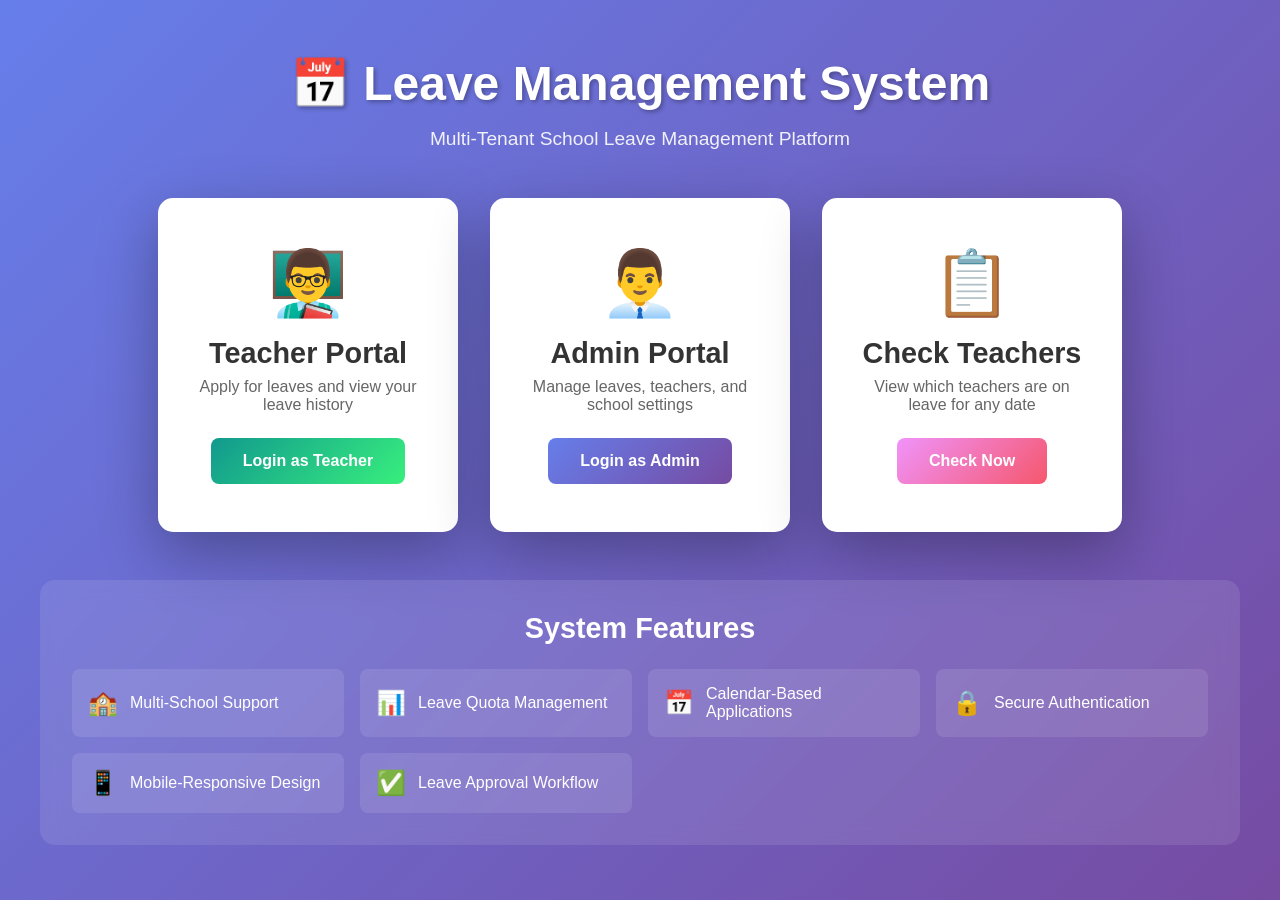
<file: index.html>
<!DOCTYPE html>
<html lang="en">
<head>
    <meta charset="UTF-8">
    <meta name="viewport" content="width=device-width, initial-scale=1.0">
    <title>Leave Management System - Home</title>
    <style>
        * {
            margin: 0;
            padding: 0;
            box-sizing: border-box;
        }

        body {
            font-family: 'Segoe UI', Tahoma, Geneva, Verdana, sans-serif;
            background: linear-gradient(135deg, #667eea 0%, #764ba2 100%);
            min-height: 100vh;
            display: flex;
            justify-content: center;
            align-items: center;
            padding: 20px;
        }

        .container {
            text-align: center;
            color: white;
            max-width: 1200px;
            width: 100%;
        }

        h1 {
            font-size: 3rem;
            margin-bottom: 1rem;
            text-shadow: 2px 2px 4px rgba(0,0,0,0.3);
        }

        .subtitle {
            font-size: 1.2rem;
            margin-bottom: 3rem;
            opacity: 0.9;
        }

        .portal-cards {
            display: flex;
            gap: 2rem;
            justify-content: center;
            flex-wrap: wrap;
            margin-bottom: 3rem;
        }

        .card {
            background: white;
            color: #333;
            padding: 3rem 2rem;
            border-radius: 15px;
            box-shadow: 0 20px 60px rgba(0,0,0,0.3);
            width: 300px;
            transition: transform 0.3s, box-shadow 0.3s;
            text-decoration: none;
            display: flex;
            flex-direction: column;
            align-items: center;
        }

        .card:hover {
            transform: translateY(-10px);
            box-shadow: 0 30px 80px rgba(0,0,0,0.4);
        }

        .card-icon {
            font-size: 4rem;
            margin-bottom: 1rem;
        }

        .card-title {
            font-size: 1.8rem;
            font-weight: bold;
            margin-bottom: 0.5rem;
        }

        .card-description {
            color: #666;
            margin-bottom: 1.5rem;
            text-align: center;
        }

        .card-button {
            background: linear-gradient(135deg, #667eea 0%, #764ba2 100%);
            color: white;
            padding: 0.875rem 2rem;
            border-radius: 8px;
            border: none;
            font-size: 1rem;
            font-weight: 600;
            cursor: pointer;
            transition: transform 0.2s;
            text-decoration: none;
            display: inline-block;
        }

        .card-button:hover {
            transform: scale(1.05);
        }

        .card.user-card .card-button {
            background: linear-gradient(135deg, #11998e 0%, #38ef7d 100%);
        }

        .card.check-card .card-button {
            background: linear-gradient(135deg, #f093fb 0%, #f5576c 100%);
        }

        .register-link {
            margin-top: 1rem;
            font-size: 0.9rem;
            color: #666;
        }

        .register-link a {
            color: #11998e;
            font-weight: 600;
            text-decoration: none;
            transition: color 0.3s;
        }

        .register-link a:hover {
            color: #38ef7d;
            text-decoration: underline;
        }

        .features {
            background: rgba(255, 255, 255, 0.1);
            padding: 2rem;
            border-radius: 15px;
            backdrop-filter: blur(10px);
        }

        .features h2 {
            margin-bottom: 1.5rem;
            font-size: 1.8rem;
        }

        .feature-list {
            display: grid;
            grid-template-columns: repeat(auto-fit, minmax(250px, 1fr));
            gap: 1rem;
            text-align: left;
        }

        .feature-item {
            padding: 1rem;
            background: rgba(255, 255, 255, 0.1);
            border-radius: 8px;
            display: flex;
            align-items: center;
            gap: 0.75rem;
        }

        .feature-icon {
            font-size: 1.5rem;
        }

        @media (max-width: 768px) {
            h1 {
                font-size: 2rem;
            }

            .subtitle {
                font-size: 1rem;
            }

            .portal-cards {
                flex-direction: column;
                align-items: center;
            }

            .card {
                width: 100%;
                max-width: 350px;
            }
        }
    </style>
</head>
<body>
    <div class="container">
        <h1>📅 Leave Management System</h1>
        <p class="subtitle">Multi-Tenant School Leave Management Platform</p>

        <div class="portal-cards">
            <a href="user-login.html" class="card user-card">
                <div class="card-icon">👨‍🏫</div>
                <div class="card-title">Teacher Portal</div>
                <div class="card-description">Apply for leaves and view your leave history</div>
                <button class="card-button">Login as Teacher</button>
            </a>

            <a href="admin-login.html" class="card admin-card">
                <div class="card-icon">👨‍💼</div>
                <div class="card-title">Admin Portal</div>
                <div class="card-description">Manage leaves, teachers, and school settings</div>
                <button class="card-button">Login as Admin</button>
            </a>

            <a href="check-teachers.html" class="card check-card">
                <div class="card-icon">📋</div>
                <div class="card-title">Check Teachers</div>
                <div class="card-description">View which teachers are on leave for any date</div>
                <button class="card-button">Check Now</button>
            </a>
        </div>

        <div class="features">
            <h2>System Features</h2>
            <div class="feature-list">
                <div class="feature-item">
                    <span class="feature-icon">🏫</span>
                    <span>Multi-School Support</span>
                </div>
                <div class="feature-item">
                    <span class="feature-icon">📊</span>
                    <span>Leave Quota Management</span>
                </div>
                <div class="feature-item">
                    <span class="feature-icon">📅</span>
                    <span>Calendar-Based Applications</span>
                </div>
                <div class="feature-item">
                    <span class="feature-icon">🔒</span>
                    <span>Secure Authentication</span>
                </div>
                <div class="feature-item">
                    <span class="feature-icon">📱</span>
                    <span>Mobile-Responsive Design</span>
                </div>
                <div class="feature-item">
                    <span class="feature-icon">✅</span>
                    <span>Leave Approval Workflow</span>
                </div>
            </div>
        </div>
    </div>
</body>
</html>
</file>
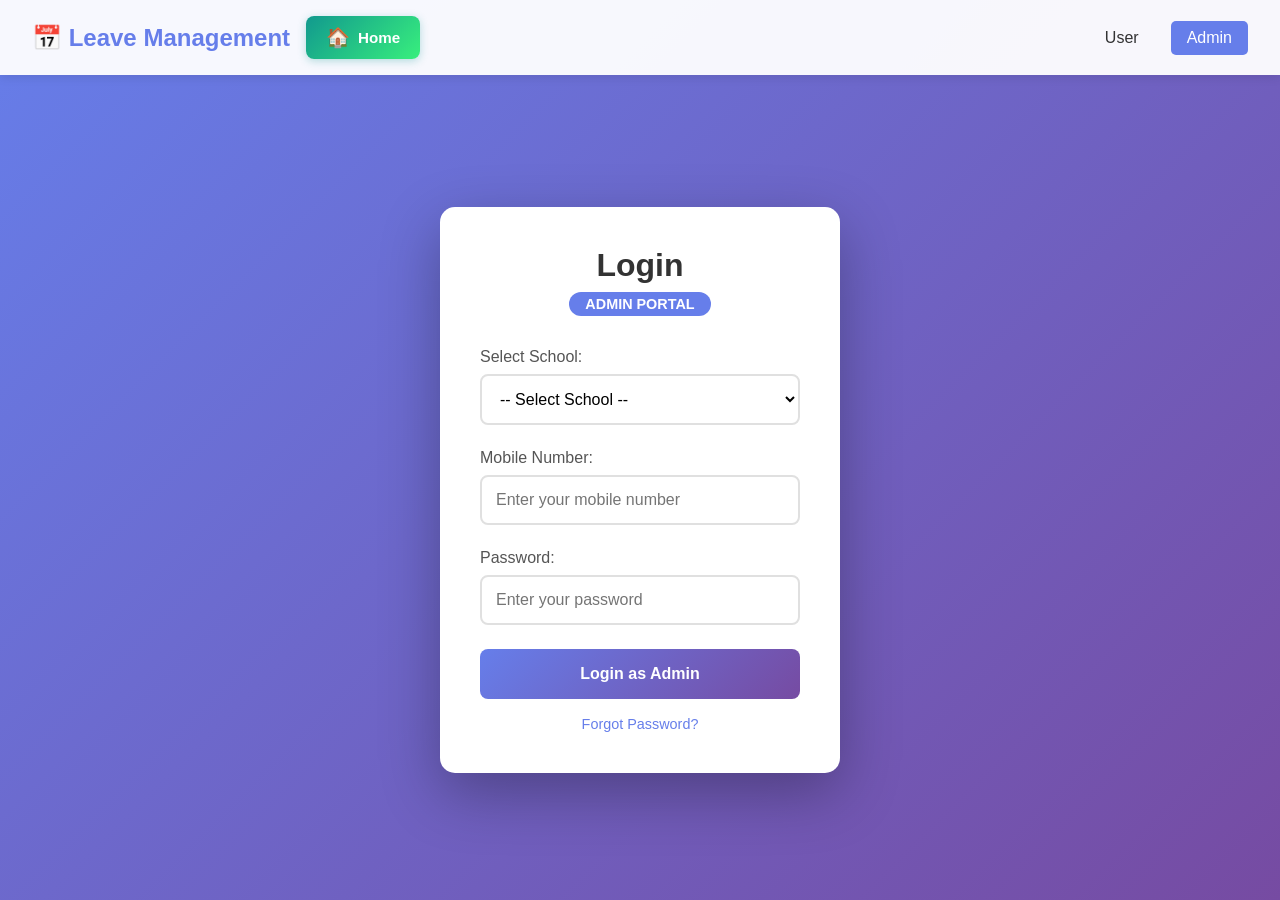
<file: admin-login.html>
<!DOCTYPE html>
<html lang="en">
<head>
    <meta charset="UTF-8">
    <meta name="viewport" content="width=device-width, initial-scale=1.0">
    <title>Admin Login - Leave Management System</title>
    <style>
        * {
            margin: 0;
            padding: 0;
            box-sizing: border-box;
        }

        body {
            font-family: 'Segoe UI', Tahoma, Geneva, Verdana, sans-serif;
            background: linear-gradient(135deg, #667eea 0%, #764ba2 100%);
            min-height: 100vh;
            display: flex;
            justify-content: center;
            align-items: center;
        }

        .header {
            position: fixed;
            top: 0;
            left: 0;
            right: 0;
            background: rgba(255, 255, 255, 0.95);
            padding: 1rem 2rem;
            box-shadow: 0 2px 10px rgba(0,0,0,0.1);
            display: flex;
            justify-content: space-between;
            align-items: center;
            z-index: 1000;
        }

        .header-left {
            display: flex;
            align-items: center;
            gap: 1rem;
        }

        .logo {
            display: flex;
            align-items: center;
            gap: 0.5rem;
            font-size: 1.5rem;
            font-weight: bold;
            color: #667eea;
        }

        /* Home Button */
        .home-btn {
            display: flex;
            align-items: center;
            gap: 0.5rem;
            padding: 0.625rem 1.25rem;
            background: linear-gradient(135deg, #11998e 0%, #38ef7d 100%);
            color: white;
            text-decoration: none;
            border-radius: 8px;
            font-weight: 600;
            font-size: 0.95rem;
            transition: all 0.3s ease;
            box-shadow: 0 2px 8px rgba(17, 153, 142, 0.3);
        }

        .home-btn:hover {
            transform: translateY(-2px);
            box-shadow: 0 4px 12px rgba(17, 153, 142, 0.5);
        }

        .home-btn:active {
            transform: translateY(0);
        }

        .nav-links {
            display: flex;
            gap: 1rem;
        }

        .nav-links a {
            text-decoration: none;
            color: #333;
            padding: 0.5rem 1rem;
            border-radius: 5px;
            transition: background 0.3s;
        }

        .nav-links a:hover {
            background: #f0f0f0;
        }

        .nav-links a.active {
            background: #667eea;
            color: white;
        }

        .login-container {
            background: white;
            padding: 2.5rem;
            border-radius: 15px;
            box-shadow: 0 20px 60px rgba(0, 0, 0, 0.3);
            width: 100%;
            max-width: 400px;
            margin-top: 80px;
        }

        .login-header {
            text-align: center;
            margin-bottom: 2rem;
        }

        .login-header h1 {
            color: #333;
            font-size: 2rem;
            margin-bottom: 0.5rem;
        }

        .login-header .badge {
            display: inline-block;
            background: #667eea;
            color: white;
            padding: 0.25rem 1rem;
            border-radius: 20px;
            font-size: 0.9rem;
            font-weight: 600;
        }

        .form-group {
            margin-bottom: 1.5rem;
        }

        label {
            display: block;
            margin-bottom: 0.5rem;
            color: #555;
            font-weight: 500;
        }

        input {
            width: 100%;
            padding: 0.875rem;
            border: 2px solid #e0e0e0;
            border-radius: 8px;
            font-size: 1rem;
            transition: border-color 0.3s;
        }

        input:focus {
            outline: none;
            border-color: #667eea;
        }

        .btn {
            width: 100%;
            padding: 1rem;
            background: linear-gradient(135deg, #667eea 0%, #764ba2 100%);
            color: white;
            border: none;
            border-radius: 8px;
            font-size: 1rem;
            font-weight: 600;
            cursor: pointer;
            transition: transform 0.2s, box-shadow 0.2s;
        }

        .btn:hover {
            transform: translateY(-2px);
            box-shadow: 0 10px 20px rgba(102, 126, 234, 0.4);
        }

        .btn:active {
            transform: translateY(0);
        }

        .alert {
            padding: 1rem;
            border-radius: 8px;
            margin-bottom: 1rem;
            display: none;
        }

        .alert-error {
            background: #fee;
            color: #c33;
            border: 1px solid #fcc;
        }

        .alert-success {
            background: #efe;
            color: #3c3;
            border: 1px solid #cfc;
        }

        .forgot-password {
            text-align: center;
            margin-top: 1rem;
        }

        .forgot-password a {
            color: #667eea;
            text-decoration: none;
            font-size: 0.9rem;
        }

        .forgot-password a:hover {
            text-decoration: underline;
        }

        .school-selector {
            margin-bottom: 1.5rem;
        }

        select {
            width: 100%;
            padding: 0.875rem;
            border: 2px solid #e0e0e0;
            border-radius: 8px;
            font-size: 1rem;
            background: white;
            cursor: pointer;
            transition: border-color 0.3s;
        }

        select:focus {
            outline: none;
            border-color: #667eea;
        }
    </style>
</head>
<body>
    <div class="header">
        <div class="header-left">
            <div class="logo">
                📅 Leave Management
            </div>
            
            <!-- Home Button -->
            <a href="index.html" class="home-btn">
                <span style="font-size: 1.2rem;">🏠</span>
                <span>Home</span>
            </a>
        </div>
        <div class="nav-links">
            <a href="user-login.html">User</a>
            <a href="admin-login.html" class="active">Admin</a>
        </div>
    </div>

    <div class="login-container">
        <div class="login-header">
            <h1>Login</h1>
            <span class="badge">ADMIN PORTAL</span>
        </div>

        <div id="alert" class="alert"></div>

        <form id="loginForm">
            <div class="school-selector">
                <label for="school">Select School:</label>
                <select id="school" required>
                    <option value="">-- Select School --</option>
                    <option value="1">THE GURUKUL JYOTISAR</option>
                    <option value="2">THE GURUKUL NILOKHERI</option>
                    <option value="3">ARYAKULUM NILOKHERI</option>
                </select>
            </div>

            <div class="form-group">
                <label for="mobile">Mobile Number:</label>
                <input 
                    type="tel" 
                    id="mobile" 
                    placeholder="Enter your mobile number" 
                    pattern="[0-9]{10}"
                    maxlength="10"
                    required
                >
            </div>

            <div class="form-group">
                <label for="password">Password:</label>
                <input 
                    type="password" 
                    id="password" 
                    placeholder="Enter your password" 
                    required
                >
            </div>

            <button type="submit" class="btn">Login as Admin</button>
        </form>

        <div class="forgot-password">
            <a href="forgot-password.html">Forgot Password?</a>
        </div>
    </div>

    <script>
        // ✅ FIXED: Removed /api from base URL
        const API_BASE_URL = 'http://127.0.0.1:8001';

        document.getElementById('loginForm').addEventListener('submit', async (e) => {
            e.preventDefault();

            const mobile = document.getElementById('mobile').value;
            const password = document.getElementById('password').value;
            const alertDiv = document.getElementById('alert');

            // Note: School dropdown is optional - backend searches across all schools

            try {
                const formData = new URLSearchParams();
                formData.append('username', mobile);
                formData.append('password', password);
                // Note: Backend searches across all schools, doesn't need school_id parameter

                console.log('Attempting admin login...');
                console.log('API URL:', `${API_BASE_URL}/admin/login`);
                console.log('Mobile:', mobile);

                const response = await fetch(`${API_BASE_URL}/admin/login`, {
                    method: 'POST',
                    headers: {
                        'Content-Type': 'application/x-www-form-urlencoded',
                    },
                    body: formData,
                    credentials: 'include'
                });

                const data = await response.json();
                console.log('Response:', response.status, data);

                if (response.ok) {
                    // Store token and user info
                    localStorage.setItem('authToken', data.access_token);
                    localStorage.setItem('currentUser', JSON.stringify({
                        id: data.user_id || data.id,
                        name: data.name,
                        school_id: data.school_id,  // From backend response
                        user_type: 'admin',
                        ...data
                    }));

                    showAlert('Login successful! Redirecting...', 'success');
                    
                    setTimeout(() => {
                        window.location.href = 'admin-dashboard.html';
                    }, 1000);
                } else {
                    showAlert(data.detail || 'Login failed. Please check your credentials.', 'error');
                }
            } catch (error) {
                console.error('Login error:', error);
                showAlert('Connection error. Please make sure the server is running on port 8001.', 'error');
            }
        });

        function showAlert(message, type) {
            const alertDiv = document.getElementById('alert');
            alertDiv.textContent = message;
            alertDiv.className = `alert alert-${type}`;
            alertDiv.style.display = 'block';

            if (type === 'success') {
                setTimeout(() => {
                    alertDiv.style.display = 'none';
                }, 3000);
            }
        }
    </script>
</body>
</html>
</file>
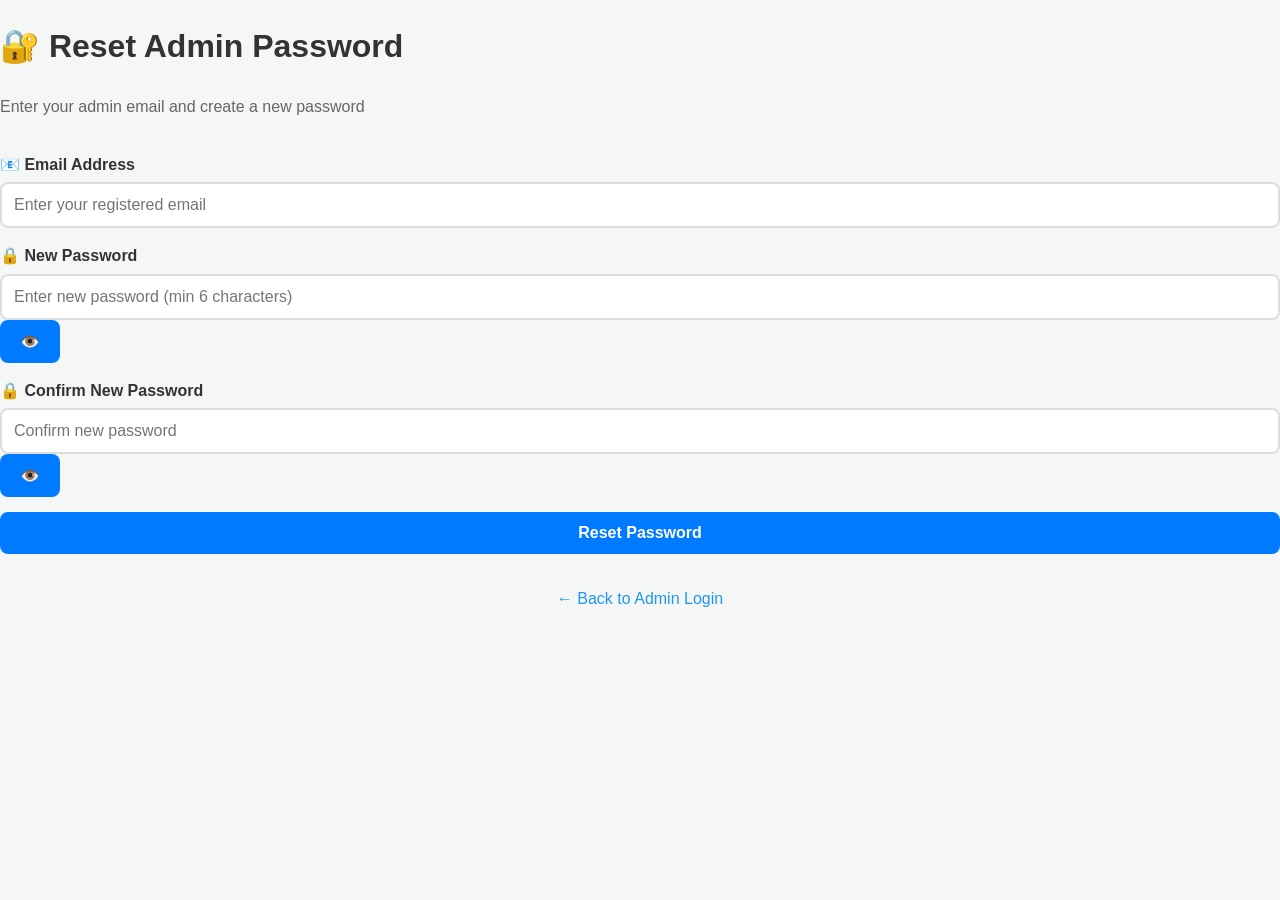
<file: forgot-password-admin.html>
<!DOCTYPE html>
<html lang="en">
<head>
    <meta charset="UTF-8">
    <meta name="viewport" content="width=device-width, initial-scale=1.0">
    <title>Reset Admin Password - Leave Management</title>
    <link rel="stylesheet" href="style.css">
</head>
<body class="login-page">
    <div class="login-container">
        <div class="login-card">
            <h1>🔐 Reset Admin Password</h1>
            <p style="color: #666; margin-bottom: 2rem;">Enter your admin email and create a new password</p>
            
            <form id="forgot-password-form">
                <div class="form-group">
                    <label for="email">📧 Email Address</label>
                    <input 
                        type="email" 
                        id="email" 
                        name="email" 
                        placeholder="Enter your registered email"
                        required
                    >
                </div>
                
                <div class="form-group">
                    <label for="password">🔒 New Password</label>
                    <div class="password-input-wrapper">
                        <input 
                            type="password" 
                            id="password" 
                            name="password" 
                            placeholder="Enter new password (min 6 characters)"
                            minlength="6"
                            required
                        >
                        <button type="button" class="toggle-password" onclick="togglePassword('password')">
                            👁️
                        </button>
                    </div>
                </div>
                
                <div class="form-group">
                    <label for="confirm-password">🔒 Confirm New Password</label>
                    <div class="password-input-wrapper">
                        <input 
                            type="password" 
                            id="confirm-password" 
                            name="confirm-password" 
                            placeholder="Confirm new password"
                            minlength="6"
                            required
                        >
                        <button type="button" class="toggle-password" onclick="togglePassword('confirm-password')">
                            👁️
                        </button>
                    </div>
                </div>
                
                <button type="submit" class="btn btn-primary">Reset Password</button>
                <div id="message" class="message"></div>
            </form>
            
            <div class="login-footer" style="margin-top: 2rem; text-align: center;">
                <a href="admin-login.html" style="color: #2196F3; text-decoration: none;">← Back to Admin Login</a>
            </div>
        </div>
    </div>
    
    <script>
        const API_BASE = 'http://127.0.0.1:8001';
        
        function togglePassword(inputId) {
            const input = document.getElementById(inputId);
            const button = input.nextElementSibling;
            if (input.type === 'password') {
                input.type = 'text';
                button.textContent = '🙈';
            } else {
                input.type = 'password';
                button.textContent = '👁️';
            }
        }
        
        document.getElementById('forgot-password-form').addEventListener('submit', async (e) => {
            e.preventDefault();
            
            const messageDiv = document.getElementById('message');
            const email = document.getElementById('email').value.trim();
            const password = document.getElementById('password').value;
            const confirmPassword = document.getElementById('confirm-password').value;
            const submitButton = e.target.querySelector('button[type="submit"]');
            
            // Clear previous message
            messageDiv.style.display = 'none';
            
            // Validate email format
            const emailRegex = /^[^\s@]+@[^\s@]+\.[^\s@]+$/;
            if (!emailRegex.test(email)) {
                messageDiv.className = 'message error';
                messageDiv.textContent = 'Please enter a valid email address';
                messageDiv.style.display = 'block';
                return;
            }
            
            // Validate passwords match
            if (password !== confirmPassword) {
                messageDiv.className = 'message error';
                messageDiv.textContent = '❌ Passwords do not match!';
                messageDiv.style.display = 'block';
                return;
            }
            
            // Validate password length
            if (password.length < 6) {
                messageDiv.className = 'message error';
                messageDiv.textContent = '❌ Password must be at least 6 characters long';
                messageDiv.style.display = 'block';
                return;
            }
            
            // Disable button during submission
            submitButton.disabled = true;
            submitButton.textContent = 'Resetting...';
            
            try {
                const response = await fetch(`${API_BASE}/admin/forgot-password`, {
                    method: 'POST',
                    headers: {
                        'Content-Type': 'application/json'
                    },
                    body: JSON.stringify({
                        email: email,
                        password: password
                    })
                });
                
                const data = await response.json();
                
                if (response.ok) {
                    messageDiv.className = 'message success';
                    messageDiv.textContent = '✅ ' + (data.message || 'Password reset successful! Redirecting to login...');
                    messageDiv.style.display = 'block';
                    
                    // Clear form
                    document.getElementById('forgot-password-form').reset();
                    
                    // Redirect to admin login after 2 seconds
                    setTimeout(() => {
                        window.location.href = 'admin-login.html';
                    }, 2000);
                    
                } else {
                    messageDiv.className = 'message error';
                    messageDiv.textContent = '❌ ' + (data.detail || 'Password reset failed');
                    messageDiv.style.display = 'block';
                    submitButton.disabled = false;
                    submitButton.textContent = 'Reset Password';
                }
                
            } catch (error) {
                console.error('Error:', error);
                messageDiv.className = 'message error';
                messageDiv.textContent = '❌ Network error. Please check your connection and try again.';
                messageDiv.style.display = 'block';
                submitButton.disabled = false;
                submitButton.textContent = 'Reset Password';
            }
        });
    </script>
</body>
</html>
</file>
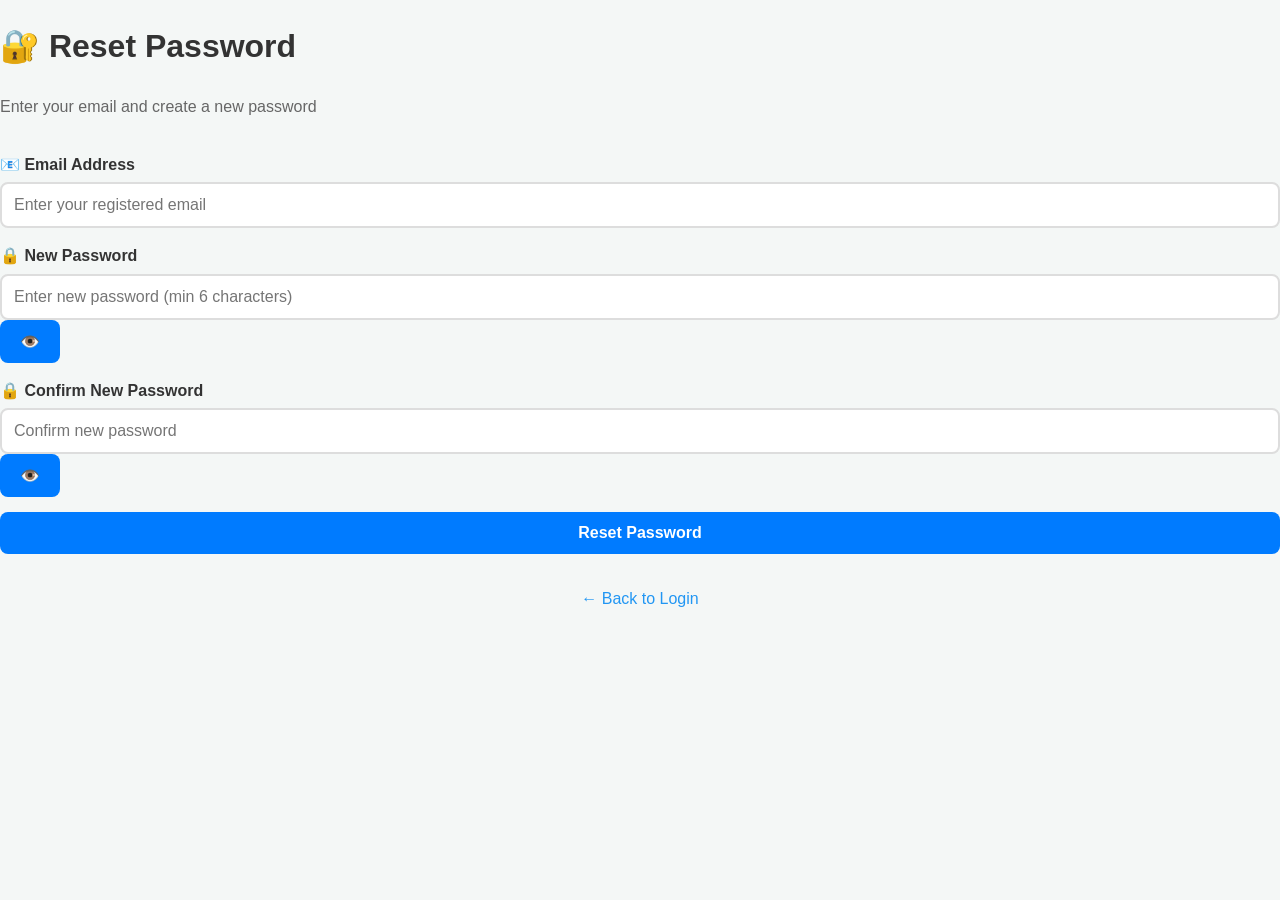
<file: forgot-password.html>
<!DOCTYPE html>
<html lang="en">
<head>
    <meta charset="UTF-8">
    <meta name="viewport" content="width=device-width, initial-scale=1.0">
    <title>Reset Password - Leave Management</title>
    <link rel="stylesheet" href="style.css">
</head>
<body class="login-page">
    <div class="login-container">
        <div class="login-card">
            <h1>🔐 Reset Password</h1>
            <p style="color: #666; margin-bottom: 2rem;">Enter your email and create a new password</p>
            
            <form id="forgot-password-form">
                <div class="form-group">
                    <label for="email">📧 Email Address</label>
                    <input 
                        type="email" 
                        id="email" 
                        name="email" 
                        placeholder="Enter your registered email"
                        required
                    >
                </div>
                
                <div class="form-group">
                    <label for="password">🔒 New Password</label>
                    <div class="password-input-wrapper">
                        <input 
                            type="password" 
                            id="password" 
                            name="password" 
                            placeholder="Enter new password (min 6 characters)"
                            minlength="6"
                            required
                        >
                        <button type="button" class="toggle-password" onclick="togglePassword('password')">
                            👁️
                        </button>
                    </div>
                </div>
                
                <div class="form-group">
                    <label for="confirm-password">🔒 Confirm New Password</label>
                    <div class="password-input-wrapper">
                        <input 
                            type="password" 
                            id="confirm-password" 
                            name="confirm-password" 
                            placeholder="Confirm new password"
                            minlength="6"
                            required
                        >
                        <button type="button" class="toggle-password" onclick="togglePassword('confirm-password')">
                            👁️
                        </button>
                    </div>
                </div>
                
                <button type="submit" class="btn btn-primary">Reset Password</button>
                <div id="message" class="message"></div>
            </form>
            
            <div class="login-footer" style="margin-top: 2rem; text-align: center;">
                <a href="user-login.html" style="color: #2196F3; text-decoration: none;">← Back to Login</a>
            </div>
        </div>
    </div>
    
    <script>
        const API_BASE = 'http://127.0.0.1:8001';
        
        function togglePassword(inputId) {
            const input = document.getElementById(inputId);
            const button = input.nextElementSibling;
            if (input.type === 'password') {
                input.type = 'text';
                button.textContent = '🙈';
            } else {
                input.type = 'password';
                button.textContent = '👁️';
            }
        }
        
        document.getElementById('forgot-password-form').addEventListener('submit', async (e) => {
            e.preventDefault();
            
            const messageDiv = document.getElementById('message');
            const email = document.getElementById('email').value.trim();
            const password = document.getElementById('password').value;
            const confirmPassword = document.getElementById('confirm-password').value;
            const submitButton = e.target.querySelector('button[type="submit"]');
            
            // Clear previous message
            messageDiv.style.display = 'none';
            
            // Validate email format
            const emailRegex = /^[^\s@]+@[^\s@]+\.[^\s@]+$/;
            if (!emailRegex.test(email)) {
                messageDiv.className = 'message error';
                messageDiv.textContent = 'Please enter a valid email address';
                messageDiv.style.display = 'block';
                return;
            }
            
            // Validate passwords match
            if (password !== confirmPassword) {
                messageDiv.className = 'message error';
                messageDiv.textContent = '❌ Passwords do not match!';
                messageDiv.style.display = 'block';
                return;
            }
            
            // Validate password length
            if (password.length < 6) {
                messageDiv.className = 'message error';
                messageDiv.textContent = '❌ Password must be at least 6 characters long';
                messageDiv.style.display = 'block';
                return;
            }
            
            // Disable button during submission
            submitButton.disabled = true;
            submitButton.textContent = 'Resetting...';
            
            try {
                const response = await fetch(`${API_BASE}/user/forgot-password`, {
                    method: 'POST',
                    headers: {
                        'Content-Type': 'application/json'
                    },
                    body: JSON.stringify({
                        email: email,
                        password: password
                    })
                });
                
                const data = await response.json();
                
                if (response.ok) {
                    messageDiv.className = 'message success';
                    messageDiv.textContent = '✅ ' + (data.message || 'Password reset successful! Redirecting to login...');
                    messageDiv.style.display = 'block';
                    
                    // Clear form
                    document.getElementById('forgot-password-form').reset();
                    
                    // Redirect to login after 2 seconds
                    setTimeout(() => {
                        window.location.href = 'user-login.html';
                    }, 2000);
                    
                } else {
                    messageDiv.className = 'message error';
                    messageDiv.textContent = '❌ ' + (data.detail || 'Password reset failed');
                    messageDiv.style.display = 'block';
                    submitButton.disabled = false;
                    submitButton.textContent = 'Reset Password';
                }
                
            } catch (error) {
                console.error('Error:', error);
                messageDiv.className = 'message error';
                messageDiv.textContent = '❌ Network error. Please check your connection and try again.';
                messageDiv.style.display = 'block';
                submitButton.disabled = false;
                submitButton.textContent = 'Reset Password';
            }
        });
    </script>
</body>
</html>
</file>
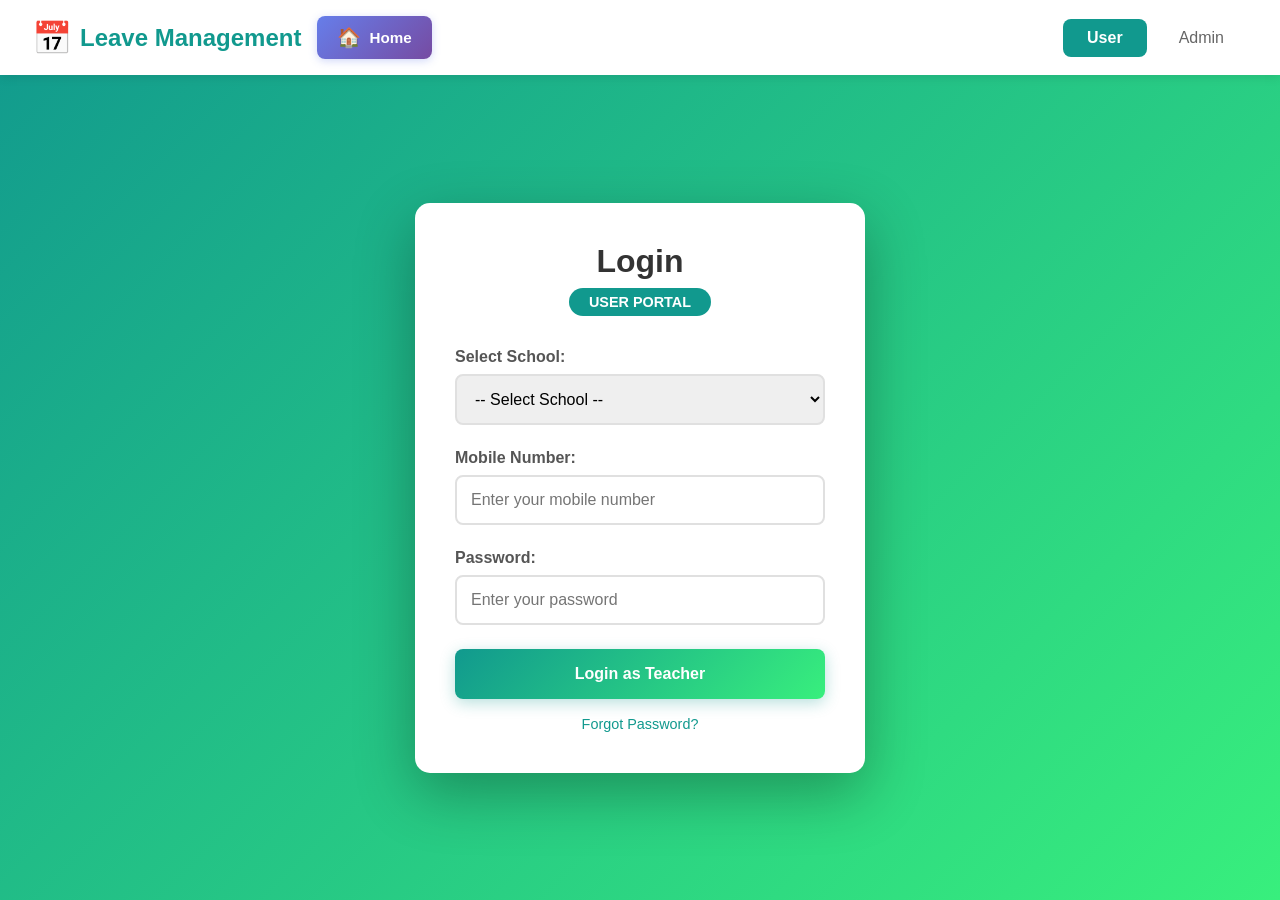
<file: user-login.html>
<!DOCTYPE html>
<html lang="en">
<head>
    <meta charset="UTF-8">
    <meta name="viewport" content="width=device-width, initial-scale=1.0">
    <title>User Login - Leave Management</title>
    <style>
        * {
            margin: 0;
            padding: 0;
            box-sizing: border-box;
        }

        body {
            font-family: 'Segoe UI', Tahoma, Geneva, Verdana, sans-serif;
            background: linear-gradient(135deg, #11998e 0%, #38ef7d 100%);
            min-height: 100vh;
            display: flex;
            flex-direction: column;
        }

        /* ================================================ */
        /* HEADER WITH HOME BUTTON */
        /* ================================================ */
        .header {
            background: white;
            padding: 1rem 2rem;
            box-shadow: 0 2px 10px rgba(0,0,0,0.1);
            display: flex;
            justify-content: space-between;
            align-items: center;
        }

        .header-left {
            display: flex;
            align-items: center;
            gap: 1rem;
        }

        .logo {
            display: flex;
            align-items: center;
            gap: 0.5rem;
            font-size: 1.5rem;
            font-weight: bold;
            color: #11998e;
        }

        .logo-icon {
            font-size: 2rem;
        }

        /* Home Button */
        .home-btn {
            display: flex;
            align-items: center;
            gap: 0.5rem;
            padding: 0.625rem 1.25rem;
            background: linear-gradient(135deg, #667eea 0%, #764ba2 100%);
            color: white;
            text-decoration: none;
            border-radius: 8px;
            font-weight: 600;
            font-size: 0.95rem;
            transition: all 0.3s ease;
            box-shadow: 0 2px 8px rgba(102, 126, 234, 0.3);
        }

        .home-btn:hover {
            transform: translateY(-2px);
            box-shadow: 0 4px 12px rgba(102, 126, 234, 0.5);
        }

        .home-btn:active {
            transform: translateY(0);
        }

        .home-icon {
            font-size: 1.2rem;
        }

        .nav-tabs {
            display: flex;
            gap: 0.5rem;
        }

        .nav-tab {
            padding: 0.625rem 1.5rem;
            background: transparent;
            border: none;
            color: #666;
            font-size: 1rem;
            font-weight: 500;
            cursor: pointer;
            border-radius: 8px;
            transition: all 0.3s;
            text-decoration: none;
            display: inline-block;
        }

        .nav-tab:hover {
            background: #f0f0f0;
            color: #11998e;
        }

        .nav-tab.active {
            background: #11998e;
            color: white;
            font-weight: 600;
        }

        /* ================================================ */
        /* LOGIN CONTAINER */
        /* ================================================ */
        .main-container {
            flex: 1;
            display: flex;
            justify-content: center;
            align-items: center;
            padding: 2rem;
        }

        .login-card {
            background: white;
            padding: 2.5rem;
            border-radius: 15px;
            box-shadow: 0 20px 60px rgba(0, 0, 0, 0.3);
            width: 100%;
            max-width: 450px;
        }

        .login-header {
            text-align: center;
            margin-bottom: 2rem;
        }

        .login-header h1 {
            font-size: 2rem;
            color: #333;
            margin-bottom: 0.5rem;
        }

        .badge {
            display: inline-block;
            background: #11998e;
            color: white;
            padding: 0.375rem 1.25rem;
            border-radius: 20px;
            font-size: 0.9rem;
            font-weight: 600;
            text-transform: uppercase;
        }

        /* ================================================ */
        /* FORM STYLING */
        /* ================================================ */
        .form-group {
            margin-bottom: 1.5rem;
        }

        .form-group label {
            display: block;
            margin-bottom: 0.5rem;
            color: #555;
            font-weight: 600;
        }

        .form-group select,
        .form-group input {
            width: 100%;
            padding: 0.875rem;
            border: 2px solid #e0e0e0;
            border-radius: 8px;
            font-size: 1rem;
            transition: border-color 0.3s;
            font-family: inherit;
        }

        .form-group select:focus,
        .form-group input:focus {
            outline: none;
            border-color: #11998e;
            box-shadow: 0 0 0 3px rgba(17, 153, 142, 0.1);
        }

        .btn {
            width: 100%;
            padding: 1rem;
            background: linear-gradient(135deg, #11998e 0%, #38ef7d 100%);
            color: white;
            border: none;
            border-radius: 8px;
            font-size: 1rem;
            font-weight: 600;
            cursor: pointer;
            transition: all 0.3s;
            box-shadow: 0 4px 15px rgba(17, 153, 142, 0.3);
        }

        .btn:hover {
            transform: translateY(-2px);
            box-shadow: 0 6px 20px rgba(17, 153, 142, 0.4);
        }

        .btn:active {
            transform: translateY(0);
        }

        .message {
            padding: 1rem;
            border-radius: 8px;
            margin-bottom: 1rem;
            display: none;
        }

        .message.error {
            background: #ffebee;
            color: #c62828;
            border-left: 4px solid #f44336;
        }

        .message.success {
            background: #e8f5e9;
            color: #2e7d32;
            border-left: 4px solid #4caf50;
        }

        .forgot-password {
            text-align: center;
            margin-top: 1rem;
        }

        .forgot-password a {
            color: #11998e;
            text-decoration: none;
            font-size: 0.9rem;
            font-weight: 500;
        }

        .forgot-password a:hover {
            text-decoration: underline;
        }

        /* ================================================ */
        /* RESPONSIVE */
        /* ================================================ */
        @media (max-width: 768px) {
            .header {
                flex-direction: column;
                gap: 1rem;
                padding: 1rem;
            }

            .header-left {
                width: 100%;
                justify-content: space-between;
            }

            .nav-tabs {
                width: 100%;
                justify-content: center;
            }

            .login-card {
                padding: 2rem;
            }

            .login-header h1 {
                font-size: 1.75rem;
            }
        }
    </style>
</head>
<body>
    <!-- Header with Home Button -->
    <div class="header">
        <div class="header-left">
            <div class="logo">
                <span class="logo-icon">📅</span>
                <span>Leave Management</span>
            </div>
            
            <!-- Home Button -->
            <a href="index.html" class="home-btn">
                <span class="home-icon">🏠</span>
                <span>Home</span>
            </a>
        </div>

        <div class="nav-tabs">
            <a href="user-login.html" class="nav-tab active">User</a>
            <a href="admin-login.html" class="nav-tab">Admin</a>
        </div>
    </div>

    <!-- Main Content -->
    <div class="main-container">
        <div class="login-card">
            <div class="login-header">
                <h1>Login</h1>
                <span class="badge">USER PORTAL</span>
            </div>

            <div id="message" class="message"></div>

            <form id="login-form">
                <div class="form-group">
                    <label for="school">Select School:</label>
                    <select id="school" required>
                        <option value="">-- Select School --</option>
                        <option value="1">THE GURUKUL JYOTISAR</option>
                        <option value="2">THE GURUKUL NILOKHERI</option>
                        <option value="3">ARYAKULUM NILOKHERI</option>
                    </select>
                </div>

                <div class="form-group">
                    <label for="mobile">Mobile Number:</label>
                    <input 
                        type="tel" 
                        id="mobile" 
                        placeholder="Enter your mobile number"
                        pattern="[6-9][0-9]{9}"
                        maxlength="10"
                        required
                    >
                </div>

                <div class="form-group">
                    <label for="password">Password:</label>
                    <input 
                        type="password" 
                        id="password" 
                        placeholder="Enter your password"
                        required
                    >
                </div>

                <button type="submit" class="btn">Login as Teacher</button>
            </form>

            <div class="forgot-password">
                <a href="forgot-password.html">Forgot Password?</a>
            </div>
        </div>
    </div>

    <script>
        const API_BASE = 'http://127.0.0.1:8001';

        document.getElementById('login-form').addEventListener('submit', async (e) => {
            e.preventDefault();

            const mobile = document.getElementById('mobile').value;
            const password = document.getElementById('password').value;
            const schoolId = document.getElementById('school').value;
            const messageDiv = document.getElementById('message');

            if (!schoolId) {
                showMessage('Please select a school', 'error');
                return;
            }

            try {
                const formData = new URLSearchParams();
                formData.append('username', mobile);
                formData.append('password', password);
                formData.append('school_id', schoolId);

                console.log('Attempting login...');
                const response = await fetch(`${API_BASE}/user/login`, {
                    method: 'POST',
                    headers: {
                        'Content-Type': 'application/x-www-form-urlencoded',
                    },
                    body: formData,
                    credentials: 'include'
                });

                const data = await response.json();
                console.log('Response:', response.status, data);

                if (response.ok) {
                    // Store token and user info
                    localStorage.setItem('authToken', data.access_token);
                    localStorage.setItem('currentUser', JSON.stringify({
                        id: data.user_id || data.id,
                        name: data.name,
                        school_id: data.school_id,
                        user_type: 'user',
                        ...data
                    }));

                    showMessage('Login successful! Redirecting...', 'success');
                    
                    setTimeout(() => {
                        window.location.href = 'user-dashboard.html';
                    }, 1000);
                } else {
                    showMessage(data.detail || 'Login failed. Please check your credentials.', 'error');
                }
            } catch (error) {
                console.error('Login error:', error);
                showMessage('Connection error. Please make sure the server is running.', 'error');
            }
        });

        function showMessage(text, type) {
            const messageDiv = document.getElementById('message');
            messageDiv.textContent = text;
            messageDiv.className = `message ${type}`;
            messageDiv.style.display = 'block';

            if (type === 'success') {
                setTimeout(() => {
                    messageDiv.style.display = 'none';
                }, 3000);
            }
        }
    </script>
</body>
</html>
</file>
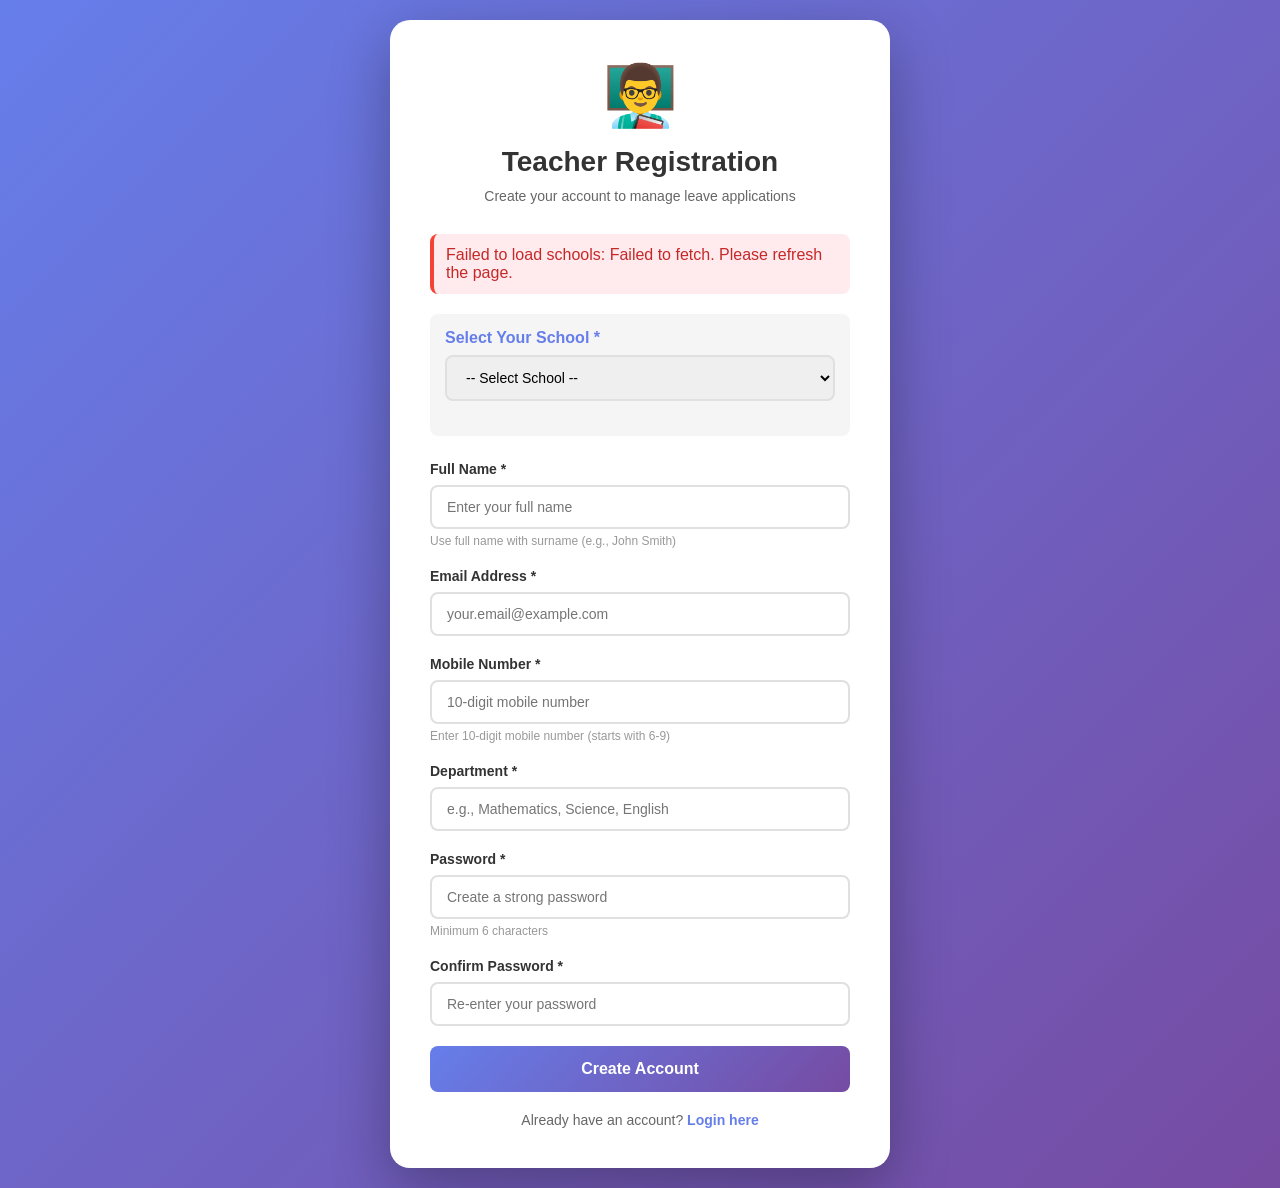
<file: user-registration.html>
<!DOCTYPE html>
<html lang="en">
<head>
    <meta charset="UTF-8">
    <meta name="viewport" content="width=device-width, initial-scale=1.0">
    <title>User Registration - Leave Management System</title>
    <style>
        * {
            margin: 0;
            padding: 0;
            box-sizing: border-box;
        }

        body {
            font-family: 'Segoe UI', Tahoma, Geneva, Verdana, sans-serif;
            background: linear-gradient(135deg, #667eea 0%, #764ba2 100%);
            min-height: 100vh;
            display: flex;
            align-items: center;
            justify-content: center;
            padding: 20px;
        }

        .container {
            background: white;
            border-radius: 20px;
            box-shadow: 0 20px 60px rgba(0, 0, 0, 0.3);
            width: 100%;
            max-width: 500px;
            padding: 40px;
        }

        .header {
            text-align: center;
            margin-bottom: 30px;
        }

        .header .icon {
            font-size: 60px;
            margin-bottom: 15px;
        }

        .header h1 {
            color: #333;
            font-size: 28px;
            margin-bottom: 10px;
            font-weight: 700;
        }

        .header p {
            color: #666;
            font-size: 14px;
        }

        .form-group {
            margin-bottom: 20px;
        }

        label {
            display: block;
            color: #333;
            font-weight: 600;
            margin-bottom: 8px;
            font-size: 14px;
        }

        input, select {
            width: 100%;
            padding: 12px 15px;
            border: 2px solid #e0e0e0;
            border-radius: 8px;
            font-size: 14px;
            transition: border-color 0.3s;
        }

        input:focus, select:focus {
            outline: none;
            border-color: #667eea;
        }

        input.error, select.error {
            border-color: #f44336;
        }

        .error-message {
            color: #f44336;
            font-size: 12px;
            margin-top: 5px;
            display: none;
        }

        .error-message.show {
            display: block;
        }

        .btn {
            width: 100%;
            padding: 14px;
            background: linear-gradient(135deg, #667eea 0%, #764ba2 100%);
            color: white;
            border: none;
            border-radius: 8px;
            font-size: 16px;
            font-weight: 600;
            cursor: pointer;
            transition: transform 0.2s;
        }

        .btn:hover {
            transform: translateY(-2px);
        }

        .btn:disabled {
            opacity: 0.6;
            cursor: not-allowed;
            transform: none;
        }

        .message {
            padding: 12px;
            border-radius: 8px;
            margin-bottom: 20px;
            display: none;
        }

        .message.success {
            background: #e8f5e9;
            color: #2e7d32;
            border-left: 4px solid #4caf50;
        }

        .message.error {
            background: #ffebee;
            color: #c62828;
            border-left: 4px solid #f44336;
        }

        .message.show {
            display: block;
        }

        .login-link {
            text-align: center;
            margin-top: 20px;
            color: #666;
            font-size: 14px;
        }

        .login-link a {
            color: #667eea;
            text-decoration: none;
            font-weight: 600;
        }

        .login-link a:hover {
            text-decoration: underline;
        }

        .helper-text {
            font-size: 12px;
            color: #999;
            margin-top: 5px;
        }

        .school-selector {
            margin-bottom: 25px;
            padding: 15px;
            background: #f5f5f5;
            border-radius: 8px;
        }

        .school-selector label {
            color: #667eea;
            font-size: 16px;
        }
    </style>
</head>
<body>
    <div class="container">
        <div class="header">
            <div class="icon">👨‍🏫</div>
            <h1>Teacher Registration</h1>
            <p>Create your account to manage leave applications</p>
        </div>

        <div id="status-message" class="message"></div>

        <form id="registration-form">
            <!-- School Selection -->
            <div class="school-selector">
                <div class="form-group">
                    <label for="school_id">Select Your School *</label>
                    <select id="school_id" name="school_id" required>
                        <option value="">-- Select School --</option>
                        <!-- Will be populated dynamically -->
                    </select>
                    <div class="error-message" id="school_id-error"></div>
                </div>
            </div>

            <!-- Personal Information -->
            <div class="form-group">
                <label for="name">Full Name *</label>
                <input 
                    type="text" 
                    id="name" 
                    name="name" 
                    placeholder="Enter your full name"
                    required
                    minlength="3"
                >
                <div class="helper-text">Use full name with surname (e.g., John Smith)</div>
                <div class="error-message" id="name-error"></div>
            </div>

            <div class="form-group">
                <label for="email">Email Address *</label>
                <input 
                    type="email" 
                    id="email" 
                    name="email" 
                    placeholder="your.email@example.com"
                    required
                >
                <div class="error-message" id="email-error"></div>
            </div>

            <div class="form-group">
                <label for="mobile">Mobile Number *</label>
                <input 
                    type="tel" 
                    id="mobile" 
                    name="mobile" 
                    placeholder="10-digit mobile number"
                    required
                    pattern="[6-9][0-9]{9}"
                    maxlength="10"
                >
                <div class="helper-text">Enter 10-digit mobile number (starts with 6-9)</div>
                <div class="error-message" id="mobile-error"></div>
            </div>

            <div class="form-group">
                <label for="department">Department *</label>
                <input 
                    type="text" 
                    id="department" 
                    name="department" 
                    placeholder="e.g., Mathematics, Science, English"
                    required
                >
                <div class="error-message" id="department-error"></div>
            </div>

            <div class="form-group">
                <label for="password">Password *</label>
                <input 
                    type="password" 
                    id="password" 
                    name="password" 
                    placeholder="Create a strong password"
                    required
                    minlength="6"
                >
                <div class="helper-text">Minimum 6 characters</div>
                <div class="error-message" id="password-error"></div>
            </div>

            <div class="form-group">
                <label for="confirm-password">Confirm Password *</label>
                <input 
                    type="password" 
                    id="confirm-password" 
                    name="confirm-password" 
                    placeholder="Re-enter your password"
                    required
                    minlength="6"
                >
                <div class="error-message" id="confirm-password-error"></div>
            </div>

            <button type="submit" class="btn" id="submit-btn">
                Create Account
            </button>
        </form>

        <div class="login-link">
            Already have an account? <a href="index.html">Login here</a>
        </div>
    </div>

    <script>
        const API_BASE = 'http://127.0.0.1:8001';

        // Load schools on page load
        document.addEventListener('DOMContentLoaded', () => {
            loadSchools();
            setupFormValidation();
        });

        // Load schools list
        async function loadSchools() {
            try {
                console.log('📡 Fetching schools from:', `${API_BASE}/api/schools`);
                
                const response = await fetch(`${API_BASE}/api/schools`);
                
                if (!response.ok) {
                    throw new Error(`HTTP error! status: ${response.status}`);
                }
                
                const data = await response.json();
                console.log('📦 Raw response:', data);
                
                // Extract schools array from response
                let schools = data.schools || data;
                
                // Ensure schools is an array
                if (!Array.isArray(schools)) {
                    console.error('❌ Schools is not an array:', schools);
                    throw new Error('Invalid response format - expected array');
                }

                const schoolSelect = document.getElementById('school_id');
                schoolSelect.innerHTML = '<option value="">-- Select School --</option>';

                let activeSchoolsCount = 0;
                schools.forEach(school => {
                    // All schools from API are active (already filtered by backend)
                    const option = document.createElement('option');
                    option.value = school.school_id;
                    option.textContent = school.school_name;
                    option.dataset.schoolName = school.school_name;
                    schoolSelect.appendChild(option);
                    activeSchoolsCount++;
                });

                console.log(`✅ Schools loaded: ${activeSchoolsCount} schools`);
                
                if (activeSchoolsCount === 0) {
                    showMessage('No active schools found. Please contact administrator.', 'error');
                }
            } catch (error) {
                console.error('❌ Error loading schools:', error);
                showMessage(`Failed to load schools: ${error.message}. Please refresh the page.`, 'error');
                
                // Add manual school entry option as fallback
                const schoolSelect = document.getElementById('school_id');
                schoolSelect.innerHTML = `
                    <option value="">-- Select School --</option>
                    <option value="1">THE GURUKUL JYOTISAR</option>
                    <option value="2">THE GURUKUL NILOKHERI</option>
                    <option value="3">ARYAKULUM NILOKHERI</option>
                `;
            }
        }

        // Setup form validation
        function setupFormValidation() {
            const form = document.getElementById('registration-form');
            
            form.addEventListener('submit', async (e) => {
                e.preventDefault();
                
                // Clear previous errors
                clearErrors();
                
                // Validate
                if (!validateForm()) {
                    return;
                }
                
                await handleRegistration();
            });

            // Real-time validation
            document.getElementById('mobile').addEventListener('input', (e) => {
                e.target.value = e.target.value.replace(/\D/g, '').slice(0, 10);
            });

            document.getElementById('confirm-password').addEventListener('input', validatePasswordMatch);
        }

        // Validate form
        function validateForm() {
            let isValid = true;

            // Name
            const name = document.getElementById('name').value.trim();
            if (name.length < 3) {
                showError('name', 'Name must be at least 3 characters');
                isValid = false;
            }

            // Email
            const email = document.getElementById('email').value.trim();
            if (!/^[^\s@]+@[^\s@]+\.[^\s@]+$/.test(email)) {
                showError('email', 'Please enter a valid email address');
                isValid = false;
            }

            // Mobile
            const mobile = document.getElementById('mobile').value;
            if (!/^[6-9][0-9]{9}$/.test(mobile)) {
                showError('mobile', 'Mobile must be 10 digits starting with 6-9');
                isValid = false;
            }

            // Department
            const department = document.getElementById('department').value.trim();
            if (department.length < 2) {
                showError('department', 'Please enter your department');
                isValid = false;
            }

            // Password
            const password = document.getElementById('password').value;
            if (password.length < 6) {
                showError('password', 'Password must be at least 6 characters');
                isValid = false;
            }

            // Confirm password
            const confirmPassword = document.getElementById('confirm-password').value;
            if (password !== confirmPassword) {
                showError('confirm-password', 'Passwords do not match');
                isValid = false;
            }

            // School
            const schoolId = document.getElementById('school_id').value;
            if (!schoolId) {
                showError('school_id', 'Please select your school');
                isValid = false;
            }

            return isValid;
        }

        // Validate password match
        function validatePasswordMatch() {
            const password = document.getElementById('password').value;
            const confirmPassword = document.getElementById('confirm-password').value;
            
            if (confirmPassword && password !== confirmPassword) {
                showError('confirm-password', 'Passwords do not match');
            } else {
                clearError('confirm-password');
            }
        }

        // Handle registration
        async function handleRegistration() {
            const submitBtn = document.getElementById('submit-btn');
            submitBtn.disabled = true;
            submitBtn.textContent = 'Creating Account...';

            try {
                const schoolSelect = document.getElementById('school_id');
                const selectedOption = schoolSelect.options[schoolSelect.selectedIndex];

                const userData = {
                    name: document.getElementById('name').value.trim(),
                    email: document.getElementById('email').value.trim(),
                    mobile: document.getElementById('mobile').value,
                    department: document.getElementById('department').value.trim(),
                    password: document.getElementById('password').value,
                    school_id: schoolSelect.value,
                    school_name: selectedOption.dataset.schoolName
                };

                console.log('📤 Sending registration request:', { ...userData, password: '***' });

                const response = await fetch(`${API_BASE}/user/register`, {
                    method: 'POST',
                    headers: {
                        'Content-Type': 'application/json'
                    },
                    body: JSON.stringify(userData)
                });

                const data = await response.json();

                if (response.ok) {
                    console.log('✅ Registration successful:', data);
                    showMessage('Account created successfully! Redirecting to login...', 'success');
                    
                    // Reset form
                    document.getElementById('registration-form').reset();
                    
                    // Redirect to login after 2 seconds
                    setTimeout(() => {
                        window.location.href = 'index.html';
                    }, 2000);
                } else {
                    console.error('❌ Registration failed:', data);
                    showMessage(data.detail || 'Registration failed. Please try again.', 'error');
                }
            } catch (error) {
                console.error('❌ Error during registration:', error);
                showMessage('An error occurred. Please try again.', 'error');
            } finally {
                submitBtn.disabled = false;
                submitBtn.textContent = 'Create Account';
            }
        }

        // Show error
        function showError(fieldId, message) {
            const field = document.getElementById(fieldId);
            const errorDiv = document.getElementById(`${fieldId}-error`);
            
            field.classList.add('error');
            errorDiv.textContent = message;
            errorDiv.classList.add('show');
        }

        // Clear error
        function clearError(fieldId) {
            const field = document.getElementById(fieldId);
            const errorDiv = document.getElementById(`${fieldId}-error`);
            
            field.classList.remove('error');
            errorDiv.textContent = '';
            errorDiv.classList.remove('show');
        }

        // Clear all errors
        function clearErrors() {
            document.querySelectorAll('.error').forEach(el => el.classList.remove('error'));
            document.querySelectorAll('.error-message').forEach(el => {
                el.textContent = '';
                el.classList.remove('show');
            });
        }

        // Show message
        function showMessage(message, type) {
            const messageDiv = document.getElementById('status-message');
            messageDiv.textContent = message;
            messageDiv.className = `message ${type} show`;
            
            // Scroll to top to see message
            window.scrollTo({ top: 0, behavior: 'smooth' });
            
            // Hide after 5 seconds for error messages
            if (type === 'error') {
                setTimeout(() => {
                    messageDiv.classList.remove('show');
                }, 5000);
            }
        }
    </script>
</body>
</html>
</file>
<file: style.css>
/* ============================================
   LEAVE MANAGEMENT SYSTEM - ENHANCED STYLES
   ============================================ */

/* ============================================
   CSS VARIABLES
   ============================================ */
:root {
    /* Primary Colors */
    --primary-color: #007bff;
    --primary-hover: #0056b3;
    --primary-light: #e7f1ff;
    
    /* Secondary Colors */
    --secondary-color: #6c757d;
    --secondary-hover: #5a6268;
    
    /* Status Colors */
    --success-color: #28a745;
    --success-light: #d4edda;
    --error-color: #dc3545;
    --error-light: #f8d7da;
    --warning-color: #ffc107;
    --warning-light: #fff3cd;
    --info-color: #17a2b8;
    --info-light: #d1ecf1;
    
    /* Background Colors */
    --card-bg: #ffffff;
    --page-bg: #f4f7f6;
    --hover-bg: #f8f9fa;
    
    /* Text Colors */
    --text-color: #333;
    --text-muted: #6c757d;
    --text-light: #999;
    
    /* Border Colors */
    --border-color: #ddd;
    --border-light: #e9ecef;
    
    /* Shadow */
    --shadow-sm: 0 2px 4px rgba(0,0,0,0.05);
    --shadow-md: 0 4px 12px rgba(0,0,0,0.1);
    --shadow-lg: 0 8px 20px rgba(0,0,0,0.15);
    
    /* Transitions */
    --transition-fast: 0.2s ease;
    --transition-normal: 0.3s ease;
}

/* ============================================
   BASIC SETUP
   ============================================ */
* {
    box-sizing: border-box;
}

body {
    font-family: -apple-system, BlinkMacSystemFont, "Segoe UI", Roboto, "Helvetica Neue", Arial, sans-serif;
    background-color: var(--page-bg);
    margin: 0;
    padding: 0;
    color: var(--text-color);
    line-height: 1.6;
}

main {
    padding: 20px;
    max-width: 1200px;
    margin: 20px auto;
}

/* ============================================
   HEADER AND NAVIGATION
   ============================================ */
header {
    background-color: var(--card-bg);
    border-bottom: 2px solid var(--border-light);
    padding: 0 20px;
    box-shadow: var(--shadow-sm);
    position: sticky;
    top: 0;
    z-index: 1000;
}

nav {
    display: flex;
    justify-content: space-between;
    align-items: center;
    max-width: 1200px;
    margin: 0 auto;
}

nav h1 {
    color: var(--primary-color);
    margin: 15px 0;
    font-size: 1.5em;
    cursor: pointer;
    transition: color var(--transition-fast);
}

nav h1:hover {
    color: var(--primary-hover);
}

.nav-links {
    display: flex;
    gap: 10px;
    align-items: center;
}

.nav-button {
    background: none;
    border: none;
    padding: 15px 10px;
    cursor: pointer;
    font-size: 16px;
    color: var(--text-muted);
    font-weight: 500;
    transition: color var(--transition-fast);
    position: relative;
}

.nav-button:hover {
    color: var(--primary-color);
}

.nav-button::after {
    content: '';
    position: absolute;
    bottom: 0;
    left: 50%;
    transform: translateX(-50%);
    width: 0;
    height: 2px;
    background-color: var(--primary-color);
    transition: width var(--transition-normal);
}

.nav-button:hover::after {
    width: 80%;
}

/* ============================================
   DROPDOWN MENU
   ============================================ */
.dropdown {
    position: relative;
    display: inline-block;
}

.dropdown-content {
    display: none;
    position: absolute;
    background-color: var(--card-bg);
    min-width: 180px;
    box-shadow: var(--shadow-md);
    z-index: 1001;
    border-radius: 8px;
    overflow: hidden;
    border: 1px solid var(--border-light);
    animation: fadeIn 0.2s ease;
}

@keyframes fadeIn {
    from {
        opacity: 0;
        transform: translateY(-10px);
    }
    to {
        opacity: 1;
        transform: translateY(0);
    }
}

.dropdown-content a {
    color: var(--text-color);
    padding: 12px 16px;
    text-decoration: none;
    display: block;
    transition: background-color var(--transition-fast);
}

.dropdown-content a:hover { 
    background-color: var(--hover-bg);
    color: var(--primary-color);
}

.dropdown:hover .dropdown-content { 
    display: block; 
}

/* ============================================
   CARD AND VIEW STYLING
   ============================================ */
.card {
    background-color: var(--card-bg);
    border: 1px solid var(--border-color);
    border-radius: 12px;
    padding: 30px;
    box-shadow: var(--shadow-md);
    max-width: 600px;
    margin: 0 auto;
}

.view {
    margin-top: 20px;
    animation: slideIn 0.3s ease;
}

@keyframes slideIn {
    from {
        opacity: 0;
        transform: translateY(20px);
    }
    to {
        opacity: 1;
        transform: translateY(0);
    }
}

/* ============================================
   FORM STYLING
   ============================================ */
form {
    display: flex;
    flex-direction: column;
    gap: 15px;
}

form label {
    font-weight: 600;
    color: var(--text-color);
    margin-bottom: 5px;
    display: block;
}

form input[type="text"],
form input[type="email"],
form input[type="password"],
form input[type="tel"],
form input[type="number"],
form input[type="date"],
form input[type="month"],
form select,
form textarea {
    padding: 12px;
    border: 2px solid var(--border-color);
    border-radius: 8px;
    font-size: 16px;
    width: 100%;
    background-color: var(--card-bg);
    transition: all var(--transition-fast);
    font-family: inherit;
}

form select {
    cursor: pointer;
}

form textarea {
    min-height: 100px;
    resize: vertical;
}

form select:focus,
form input:focus,
form textarea:focus {
    outline: none;
    border-color: var(--primary-color);
    box-shadow: 0 0 0 3px var(--primary-light);
}

form select option {
    padding: 10px;
}

/* Button Styles */
form button,
.btn,
.secondary-btn,
.btn-approve,
.btn-reject,
.btn-delete {
    padding: 12px 20px;
    border: none;
    border-radius: 8px;
    font-size: 16px;
    font-weight: 600;
    cursor: pointer;
    transition: all var(--transition-fast);
    text-align: center;
    display: inline-block;
    text-decoration: none;
}

form button,
.btn {
    background-color: var(--primary-color);
    color: white;
}

form button:hover,
.btn:hover {
    background-color: var(--primary-hover);
    transform: translateY(-2px);
    box-shadow: var(--shadow-md);
}

.secondary-btn {
    background-color: var(--secondary-color);
    color: white;
}

.secondary-btn:hover {
    background-color: var(--secondary-hover);
}

.btn-approve {
    background-color: var(--success-color);
    color: white;
}

.btn-approve:hover {
    background-color: #218838;
}

.btn-reject {
    background-color: var(--error-color);
    color: white;
}

.btn-reject:hover {
    background-color: #c82333;
}

.btn-delete {
    background-color: var(--error-color);
    color: white;
}

.btn-delete:hover {
    background-color: #c82333;
}

button:disabled {
    opacity: 0.6;
    cursor: not-allowed;
}

/* ============================================
   MESSAGE STYLES
   ============================================ */
.message {
    padding: 12px 20px;
    border-radius: 8px;
    font-weight: 600;
    font-size: 0.95em;
    margin: 15px 0;
    display: none;
    animation: slideIn 0.3s ease;
}

.message.success { 
    background-color: var(--success-light);
    color: var(--success-color);
    border-left: 4px solid var(--success-color);
}

.message.error { 
    background-color: var(--error-light);
    color: var(--error-color);
    border-left: 4px solid var(--error-color);
}

.message.warning { 
    background-color: var(--warning-light);
    color: #856404;
    border-left: 4px solid var(--warning-color);
}

.message.info { 
    background-color: var(--info-light);
    color: #0c5460;
    border-left: 4px solid var(--info-color);
}

/* ============================================
   CALENDAR STYLES
   ============================================ */
#leave-calendar,
#update-leave-calendar,
#calendar {
    margin-bottom: 20px;
}

.flatpickr-calendar {
    width: 100%;
    box-shadow: var(--shadow-md);
    border-radius: 12px;
}

/* Base style for all days */
.flatpickr-day {
    position: relative;
    border-radius: 6px !important;
}

/* Slot information indicator */
.slot-info,
.slots-indicator {
    position: absolute;
    bottom: 2px;
    right: 2px;
    font-size: 9px;
    font-weight: bold;
    color: #333;
    background: rgba(255, 255, 255, 0.9);
    padding: 2px 4px;
    border-radius: 3px;
    box-shadow: 0 1px 3px rgba(0,0,0,0.1);
}

/* Partially available days (light green) */
.day-partial,
.flatpickr-day.almost-full {
    background: #fff8dc !important;
    border-color: #ffd700 !important;
    color: #333 !important;
}

.day-partial:hover,
.flatpickr-day.almost-full:hover {
    background: #ffeb99 !important;
}

/* Special dates with custom limits (yellow) */
.day-special {
    background: var(--warning-light) !important;
    border: 2px solid var(--warning-color) !important;
    color: #333 !important;
}

.day-special:hover {
    background: #ffe69c !important;
}

/* Fully booked days (red/grey) */
.day-unavailable,
.flatpickr-day.fully-booked {
    background: #ffe0e0 !important;
    border-color: #ff9999 !important;
    color: #999 !important;
    text-decoration: line-through;
    cursor: not-allowed !important;
}

.flatpickr-day.flatpickr-disabled {
    cursor: not-allowed !important;
}

/* Already applied dates (GREEN) */
.flatpickr-day.flatpickr-disabled.day-already-applied {
    background-color: var(--success-light) !important;
    border: 2px solid var(--success-color) !important;
    color: #155724 !important;
    cursor: not-allowed !important;
    font-weight: 600;
}

.flatpickr-day.flatpickr-disabled.day-already-applied:hover {
    background-color: #c3e6cb !important;
    border-color: #218838 !important;
}

.flatpickr-day.day-already-applied .slot-info {
    display: none;
}

/* Selected dates (RED) */
.flatpickr-day.selected,
.flatpickr-day.selected.day-partial {
    background: var(--error-color) !important;
    border-color: var(--error-color) !important;
    color: #fff !important;
}

.flatpickr-day.selected:hover,
.flatpickr-day.selected.day-partial:hover {
    background: #c82333 !important;
    border-color: #c82333 !important;
}

.flatpickr-day.selected .slot-info {
    background: rgba(255, 255, 255, 0.95);
    color: #333;
}

/* ============================================
   DASHBOARD STYLES
   ============================================ */
#dashboard-view {
    max-width: 1200px;
}

.dashboard-section {
    margin-bottom: 40px;
    background-color: var(--card-bg);
    padding: 30px;
    border-radius: 12px;
    box-shadow: var(--shadow-md);
}

.dashboard-section h2 {
    color: var(--primary-color);
    margin-top: 0;
    margin-bottom: 20px;
    font-size: 1.8em;
    border-bottom: 3px solid var(--primary-color);
    padding-bottom: 10px;
}

.dashboard-section h3 {
    color: var(--text-color);
    margin-top: 25px;
    margin-bottom: 15px;
    font-size: 1.3em;
}

/* Dashboard Stats Cards */
.stats-container {
    display: grid;
    grid-template-columns: repeat(auto-fit, minmax(250px, 1fr));
    gap: 20px;
    margin-bottom: 30px;
}

.stat-card {
    background: linear-gradient(135deg, var(--primary-color), var(--primary-hover));
    color: white;
    padding: 25px;
    border-radius: 12px;
    box-shadow: var(--shadow-md);
    text-align: center;
    transition: transform var(--transition-fast);
}

.stat-card:hover {
    transform: translateY(-5px);
    box-shadow: var(--shadow-lg);
}

.stat-card h3 {
    margin: 0 0 10px 0;
    font-size: 1em;
    opacity: 0.9;
    color: white;
}

.stat-card p {
    margin: 0;
    font-size: 2.5em;
    font-weight: bold;
}

.stat-card.success {
    background: linear-gradient(135deg, var(--success-color), #218838);
}

.stat-card.warning {
    background: linear-gradient(135deg, var(--warning-color), #e0a800);
}

.stat-card.info {
    background: linear-gradient(135deg, var(--info-color), #138496);
}

/* Settings Display */
.settings-info {
    background-color: var(--hover-bg);
    padding: 20px;
    border-radius: 8px;
    border-left: 4px solid var(--primary-color);
    margin: 20px 0;
}

.settings-info p {
    margin: 10px 0;
    font-size: 1em;
}

.settings-info strong {
    color: var(--primary-color);
}

.settings-info ul {
    margin: 10px 0;
    padding-left: 25px;
}

.settings-info li {
    margin: 8px 0;
}

/* Settings History Table */
.settings-table {
    width: 100%;
    border-collapse: collapse;
    margin-top: 20px;
    box-shadow: var(--shadow-sm);
    border-radius: 8px;
    overflow: hidden;
}

.settings-table thead {
    background-color: var(--primary-color);
    color: white;
}

.settings-table th {
    padding: 15px;
    text-align: left;
    font-weight: 600;
}

.settings-table td {
    padding: 12px 15px;
    border-bottom: 1px solid var(--border-light);
}

.settings-table tbody tr:hover {
    background-color: var(--hover-bg);
}

.settings-table tbody tr:last-child td {
    border-bottom: none;
}

/* Special Dates Configuration */
#special-dates-container {
    margin-top: 20px;
}

.special-date-row,
.special-date-item {
    margin-bottom: 15px;
    padding: 20px;
    background-color: var(--hover-bg);
    border-radius: 8px;
    border: 1px solid var(--border-light);
    transition: all var(--transition-fast);
}

.special-date-row:hover,
.special-date-item:hover {
    box-shadow: var(--shadow-sm);
}

.special-date-fields {
    display: grid;
    grid-template-columns: 1fr 1fr auto;
    gap: 15px;
    align-items: end;
}

.special-date-fields > div {
    display: flex;
    flex-direction: column;
}

.special-date-fields label {
    font-weight: 600;
    margin-bottom: 8px;
    color: var(--text-color);
}

.special-date-fields input {
    padding: 10px;
    border: 2px solid var(--border-color);
    border-radius: 6px;
    transition: border-color var(--transition-fast);
}

.special-date-fields input:focus {
    border-color: var(--primary-color);
    box-shadow: 0 0 0 3px var(--primary-light);
}

.remove-date-btn,
.remove-special-date {
    background-color: var(--error-color);
    color: white;
    border: none;
    padding: 10px 15px;
    border-radius: 6px;
    cursor: pointer;
    font-weight: 600;
    white-space: nowrap;
    transition: all var(--transition-fast);
}

.remove-date-btn:hover,
.remove-special-date:hover {
    background-color: #c82333;
    transform: translateY(-2px);
}

/* Teachers Grid */
.teachers-grid {
    display: grid;
    grid-template-columns: repeat(auto-fill, minmax(250px, 1fr));
    gap: 20px;
    margin-top: 20px;
}

.teacher-card {
    background-color: var(--card-bg);
    padding: 20px;
    border-radius: 8px;
    border: 1px solid var(--border-light);
    box-shadow: var(--shadow-sm);
    transition: all var(--transition-fast);
}

.teacher-card:hover {
    box-shadow: var(--shadow-md);
    transform: translateY(-3px);
}

.teacher-card p {
    margin: 10px 0;
    font-size: 14px;
}

.teacher-card strong {
    color: var(--primary-color);
    font-size: 1.1em;
}

/* Leave Cards */
.leave-card {
    background-color: var(--card-bg);
    padding: 20px;
    border-radius: 8px;
    border: 1px solid var(--border-light);
    box-shadow: var(--shadow-sm);
    margin-bottom: 20px;
    transition: all var(--transition-fast);
}

.leave-card:hover {
    box-shadow: var(--shadow-md);
    transform: translateY(-2px);
}

.leave-card h4 {
    margin: 0 0 10px 0;
    color: var(--primary-color);
}

.leave-card p {
    margin: 8px 0;
}

.action-buttons {
    display: flex;
    gap: 10px;
    margin-top: 15px;
}

.action-buttons button {
    flex: 1;
}

/* Leave History Table */
.leave-history-table {
    width: 100%;
    border-collapse: collapse;
    margin-top: 20px;
    box-shadow: var(--shadow-sm);
    border-radius: 8px;
    overflow: hidden;
}

.leave-history-table thead {
    background-color: var(--primary-color);
    color: white;
}

.leave-history-table th {
    padding: 15px;
    text-align: left;
    font-weight: 600;
}

.leave-history-table td {
    padding: 12px 15px;
    border-bottom: 1px solid var(--border-light);
}

.leave-history-table tbody tr:hover {
    background-color: var(--hover-bg);
}

.leave-history-table tbody tr:last-child td {
    border-bottom: none;
}

/* Status Badges */
.status-pending {
    background-color: var(--warning-light);
    color: #856404;
    padding: 4px 12px;
    border-radius: 12px;
    font-weight: 600;
    font-size: 0.85em;
}

.status-approved {
    background-color: var(--success-light);
    color: var(--success-color);
    padding: 4px 12px;
    border-radius: 12px;
    font-weight: 600;
    font-size: 0.85em;
}

.status-rejected {
    background-color: var(--error-light);
    color: var(--error-color);
    padding: 4px 12px;
    border-radius: 12px;
    font-weight: 600;
    font-size: 0.85em;
}

/* Utility Classes */
.no-data {
    text-align: center;
    color: var(--text-muted);
    padding: 40px 20px;
    font-style: italic;
    font-size: 1.1em;
}

#selected-date-display {
    color: var(--primary-color);
    font-weight: bold;
}

.text-center {
    text-align: center;
}

.mb-20 {
    margin-bottom: 20px;
}

.mt-20 {
    margin-top: 20px;
}

/* ============================================
   RESPONSIVE DESIGN
   ============================================ */
@media (max-width: 768px) {
    nav {
        flex-direction: column;
        align-items: flex-start;
    }
    
    .nav-links {
        flex-wrap: wrap;
        margin-top: 10px;
    }
    
    main {
        padding: 15px;
        margin: 10px auto;
    }
    
    .card {
        padding: 20px;
    }
    
    .dashboard-section {
        padding: 20px;
    }
    
    .special-date-fields {
        grid-template-columns: 1fr;
    }
    
    .teachers-grid {
        grid-template-columns: 1fr;
    }
    
    .stats-container {
        grid-template-columns: 1fr;
    }
    
    .action-buttons {
        flex-direction: column;
    }
    
    .settings-table,
    .leave-history-table {
        font-size: 14px;
    }
    
    .settings-table th,
    .settings-table td,
    .leave-history-table th,
    .leave-history-table td {
        padding: 10px;
    }
}

@media (max-width: 480px) {
    nav h1 {
        font-size: 1.2em;
    }
    
    .nav-button {
        font-size: 14px;
        padding: 12px 8px;
    }
    
    .dashboard-section h2 {
        font-size: 1.4em;
    }
    
    form button,
    .btn {
        font-size: 14px;
        padding: 10px 15px;
    }
}

/* ============================================
   PRINT STYLES
   ============================================ */
@media print {
    header,
    .nav-button,
    .action-buttons,
    .btn,
    button {
        display: none !important;
    }
    
    body {
        background-color: white;
    }
    
    .card,
    .dashboard-section {
        box-shadow: none;
        border: 1px solid #000;
    }
}

/* ============================================
   LOADING SPINNER
   ============================================ */
.spinner {
    border: 4px solid var(--border-light);
    border-top: 4px solid var(--primary-color);
    border-radius: 50%;
    width: 40px;
    height: 40px;
    animation: spin 1s linear infinite;
    margin: 20px auto;
}

@keyframes spin {
    0% { transform: rotate(0deg); }
    100% { transform: rotate(360deg); }
}

/* ============================================
   PASSWORD TOGGLE
   ============================================ */
.password-container {
    position: relative;
}

.password-toggle {
    position: absolute;
    right: 12px;
    top: 50%;
    transform: translateY(-50%);
    background: none;
    border: none;
    cursor: pointer;
    font-size: 1.2em;
    padding: 5px;
    color: var(--text-muted);
}

.password-toggle:hover {
    color: var(--primary-color);
}
</file>
